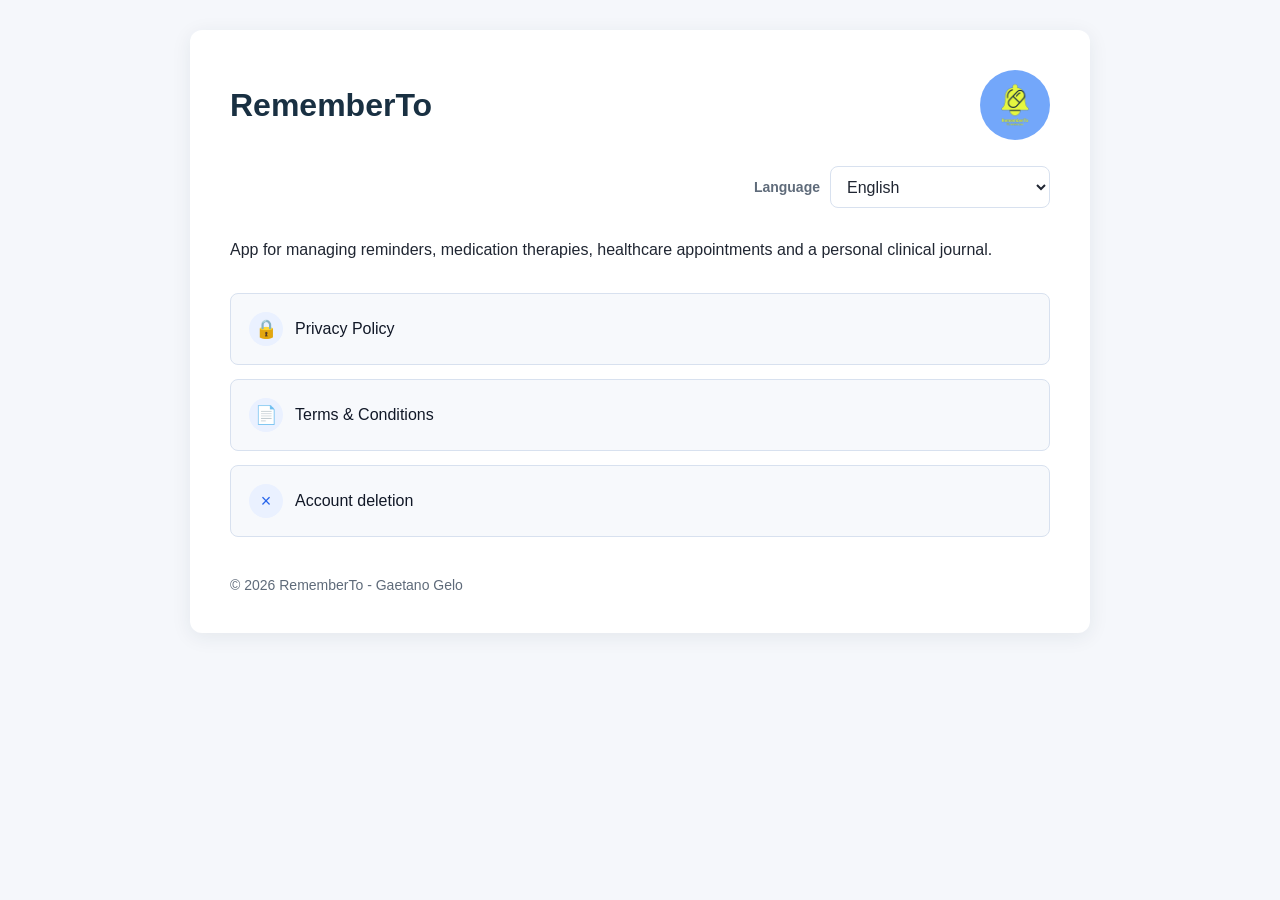
<file: index.html>
<!doctype html>
<html lang="it" dir="ltr">
	<head>
		<meta charset="UTF-8" />
		<meta
			name="viewport"
			content="width=device-width, initial-scale=1.0" />
		<title>RememberTo - Legal</title>
		<link
			rel="stylesheet"
			href="styles.css" />
		<script
			src="i18n.js"
			defer></script>
	</head>
	<body data-page="home">
		<main class="container">
			<header class="site-header">
				<div class="header-copy">
					<h1 id="page-title">RememberTo</h1>
				</div>
				<img
					class="logo"
					src="logo.png"
					alt="RememberTo Logo" />
			</header>

			<div class="language-bar">
				<label
					id="language-label"
					for="language-select"
					>Lingua</label
				>
				<select id="language-select"></select>
			</div>

			<section id="page-content"></section>
			<noscript>
				<p>Abilita JavaScript per visualizzare le versioni multilingua.</p>
			</noscript>
			<footer id="page-footer"></footer>
		</main>
	</body>
</html>
</file>
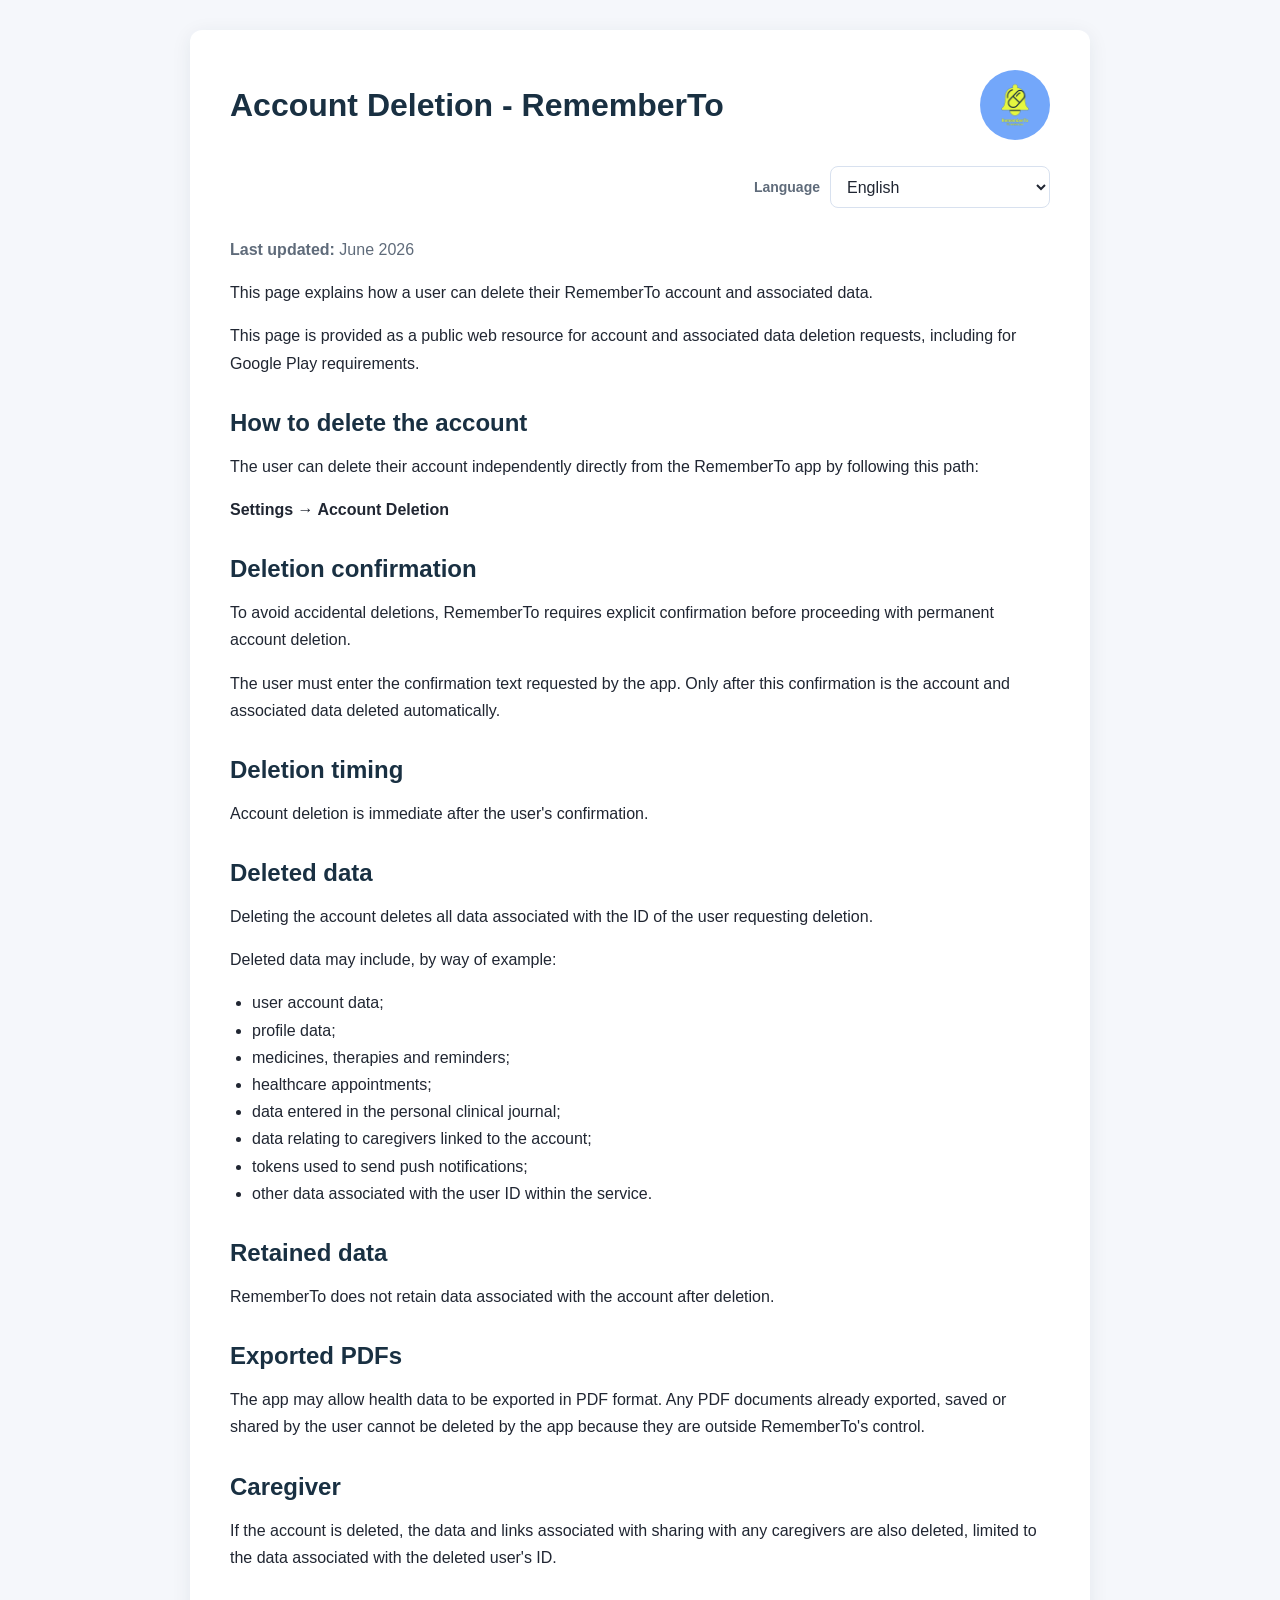
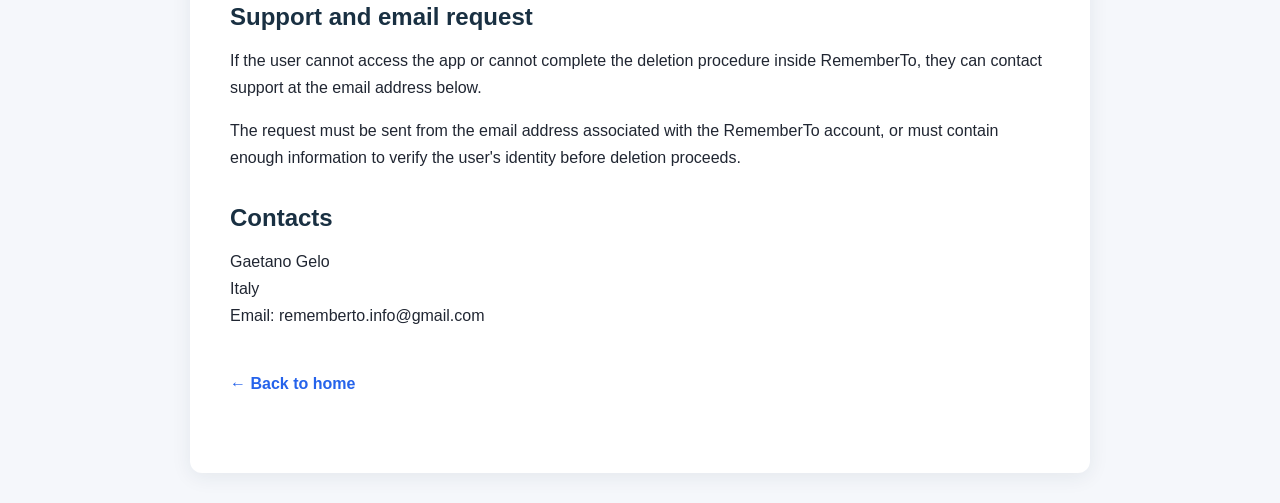
<file: delete-account.html>
<!doctype html>
<html lang="it" dir="ltr">
	<head>
		<meta charset="UTF-8" />
		<meta
			name="viewport"
			content="width=device-width, initial-scale=1.0" />
		<title>Eliminazione Account - RememberTo</title>
		<link
			rel="stylesheet"
			href="styles.css" />
		<script
			src="i18n.js"
			defer></script>
	</head>
	<body data-page="delete">
		<main class="container">
			<header class="site-header">
				<div class="header-copy">
					<h1 id="page-title">Eliminazione Account - RememberTo</h1>
				</div>
				<img
					class="logo"
					src="logo.png"
					alt="RememberTo Logo" />
			</header>

			<div class="language-bar">
				<label
					id="language-label"
					for="language-select"
					>Lingua</label
				>
				<select id="language-select"></select>
			</div>

			<section id="page-content"></section>
			<noscript>
				<p>Abilita JavaScript per visualizzare le versioni multilingua.</p>
			</noscript>
			<footer id="page-footer"></footer>
		</main>
	</body>
</html>
</file>
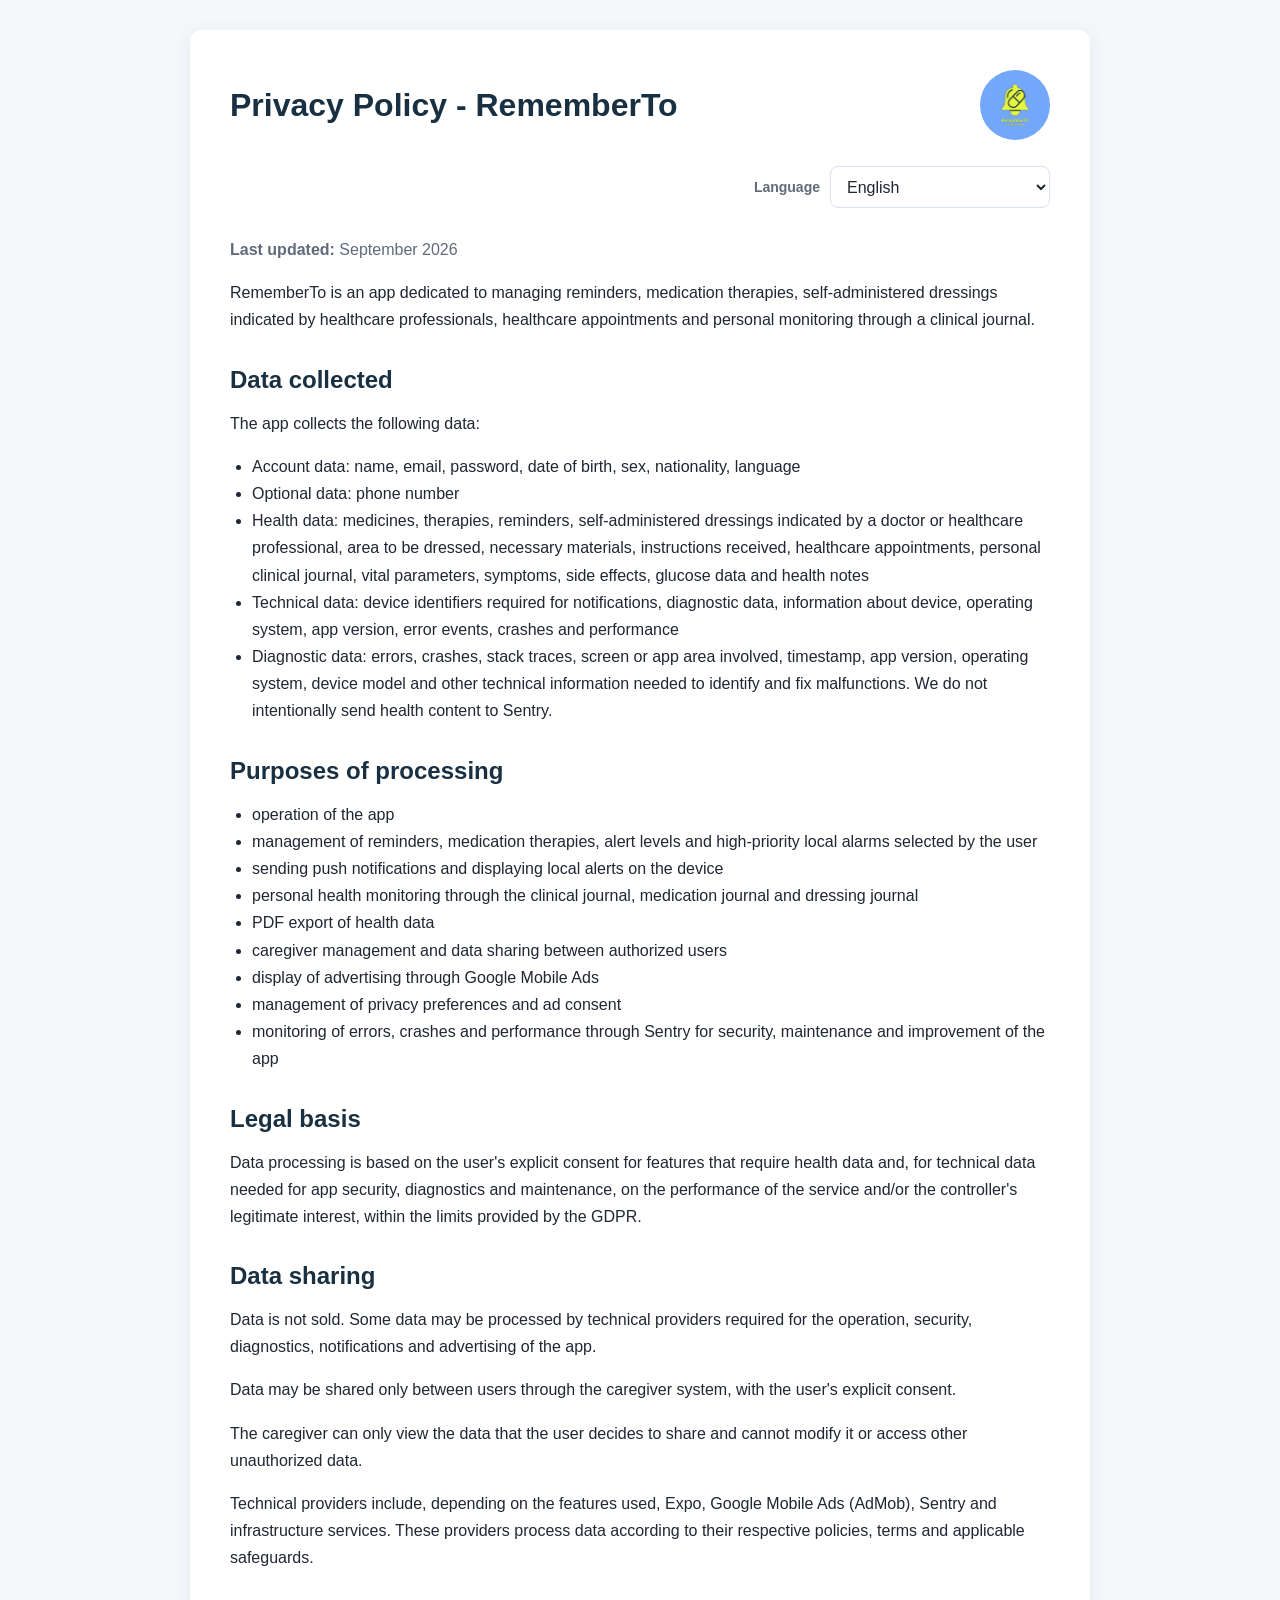
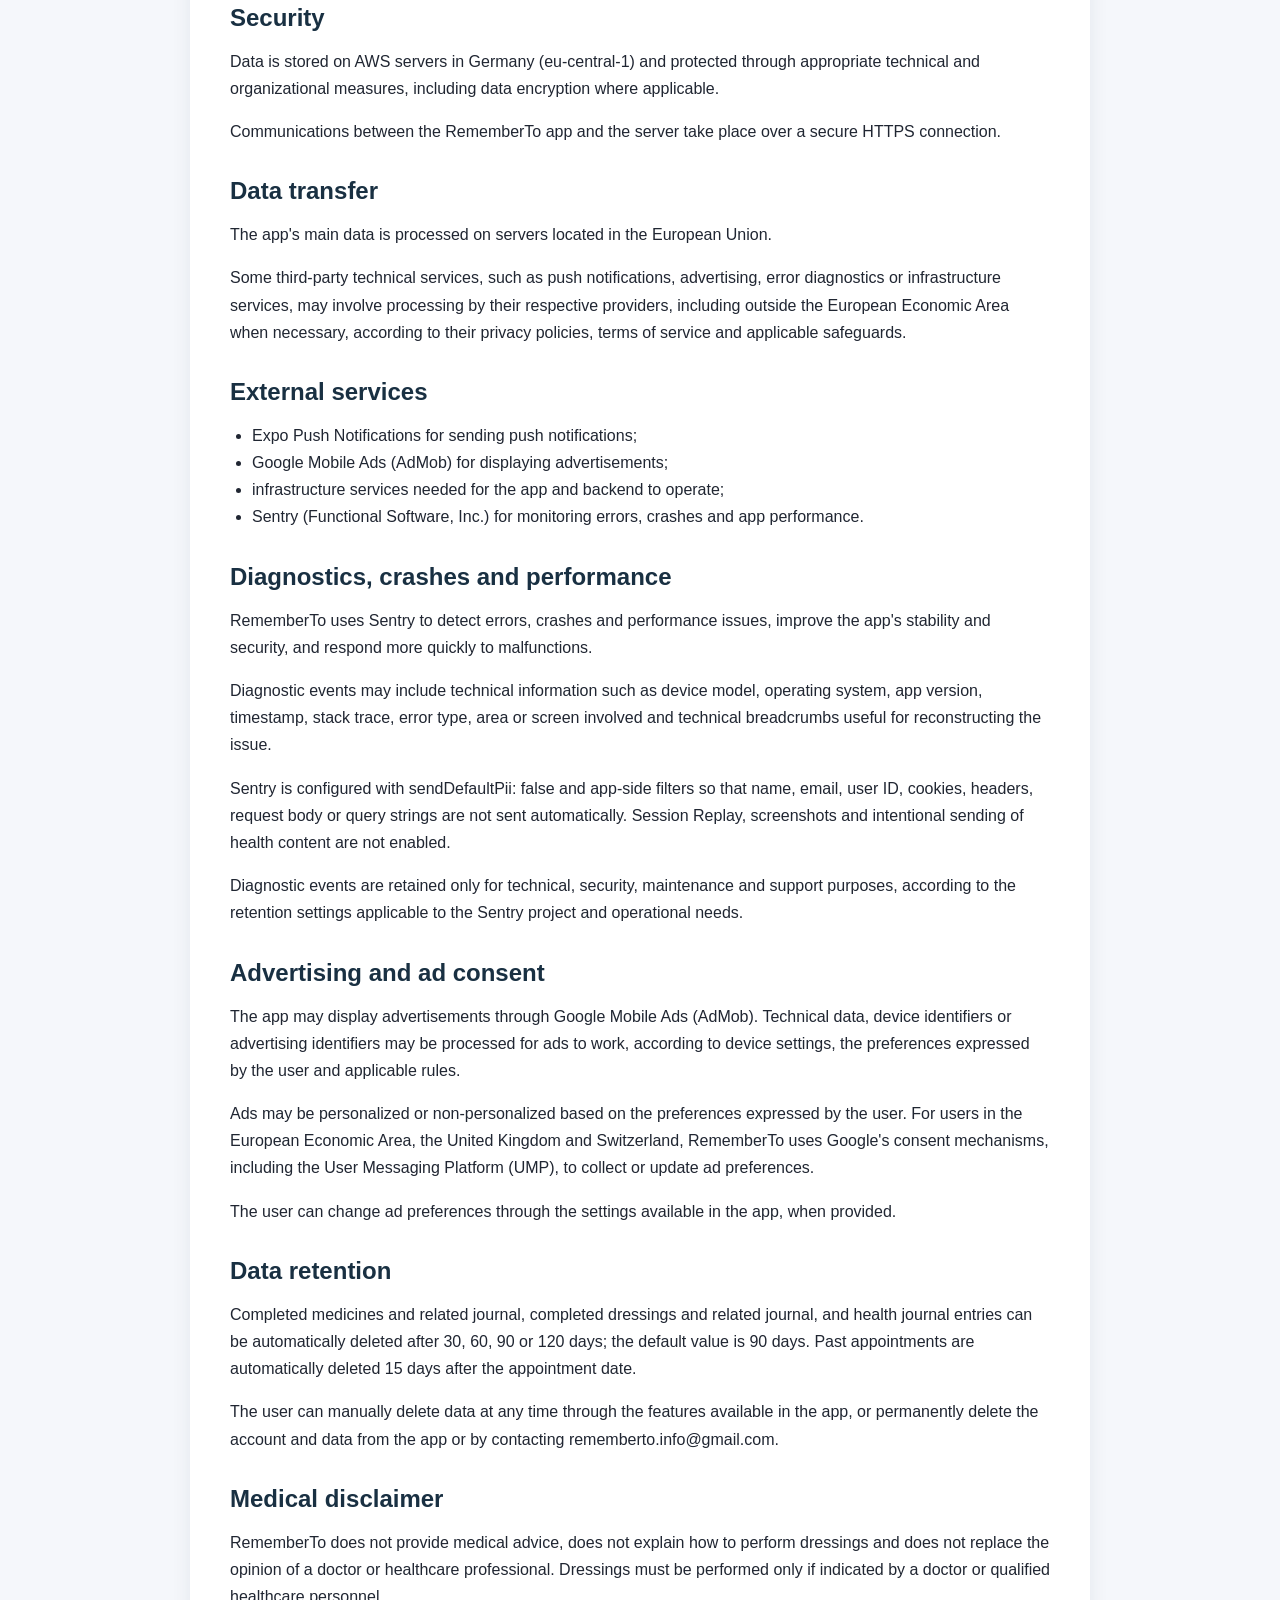
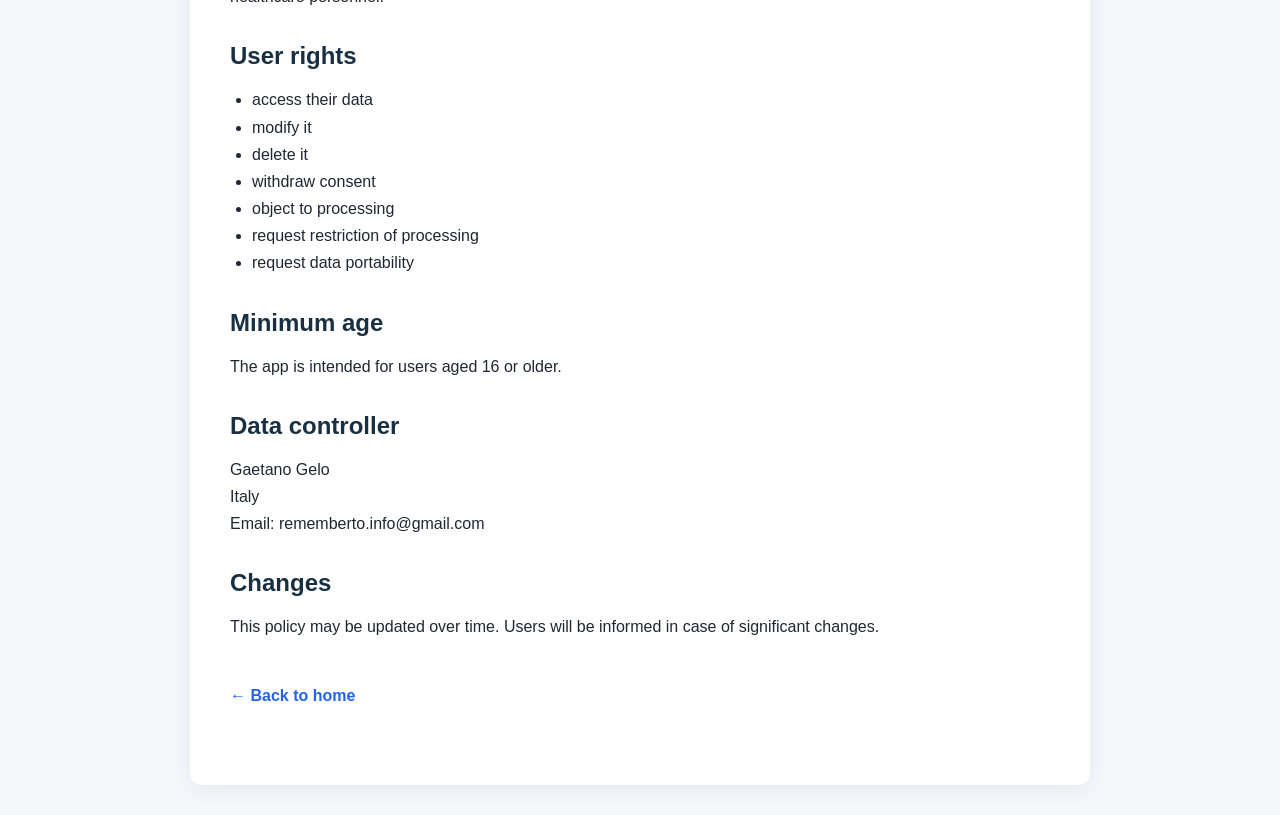
<file: privacy.html>
<!doctype html>
<html lang="it" dir="ltr">
	<head>
		<meta charset="UTF-8" />
		<meta
			name="viewport"
			content="width=device-width, initial-scale=1.0" />
		<title>Privacy Policy - RememberTo</title>
		<link
			rel="stylesheet"
			href="styles.css" />
		<script
			src="i18n.js"
			defer></script>
	</head>
	<body data-page="privacy">
		<main class="container">
			<header class="site-header">
				<div class="header-copy">
					<h1 id="page-title">Privacy Policy - RememberTo</h1>
				</div>
				<img
					class="logo"
					src="logo.png"
					alt="RememberTo Logo" />
			</header>

			<div class="language-bar">
				<label
					id="language-label"
					for="language-select"
					>Lingua</label
				>
				<select id="language-select"></select>
			</div>

			<section id="page-content"></section>
			<noscript>
				<p>Abilita JavaScript per visualizzare le versioni multilingua.</p>
			</noscript>
			<footer id="page-footer"></footer>
		</main>
	</body>
</html>
</file>
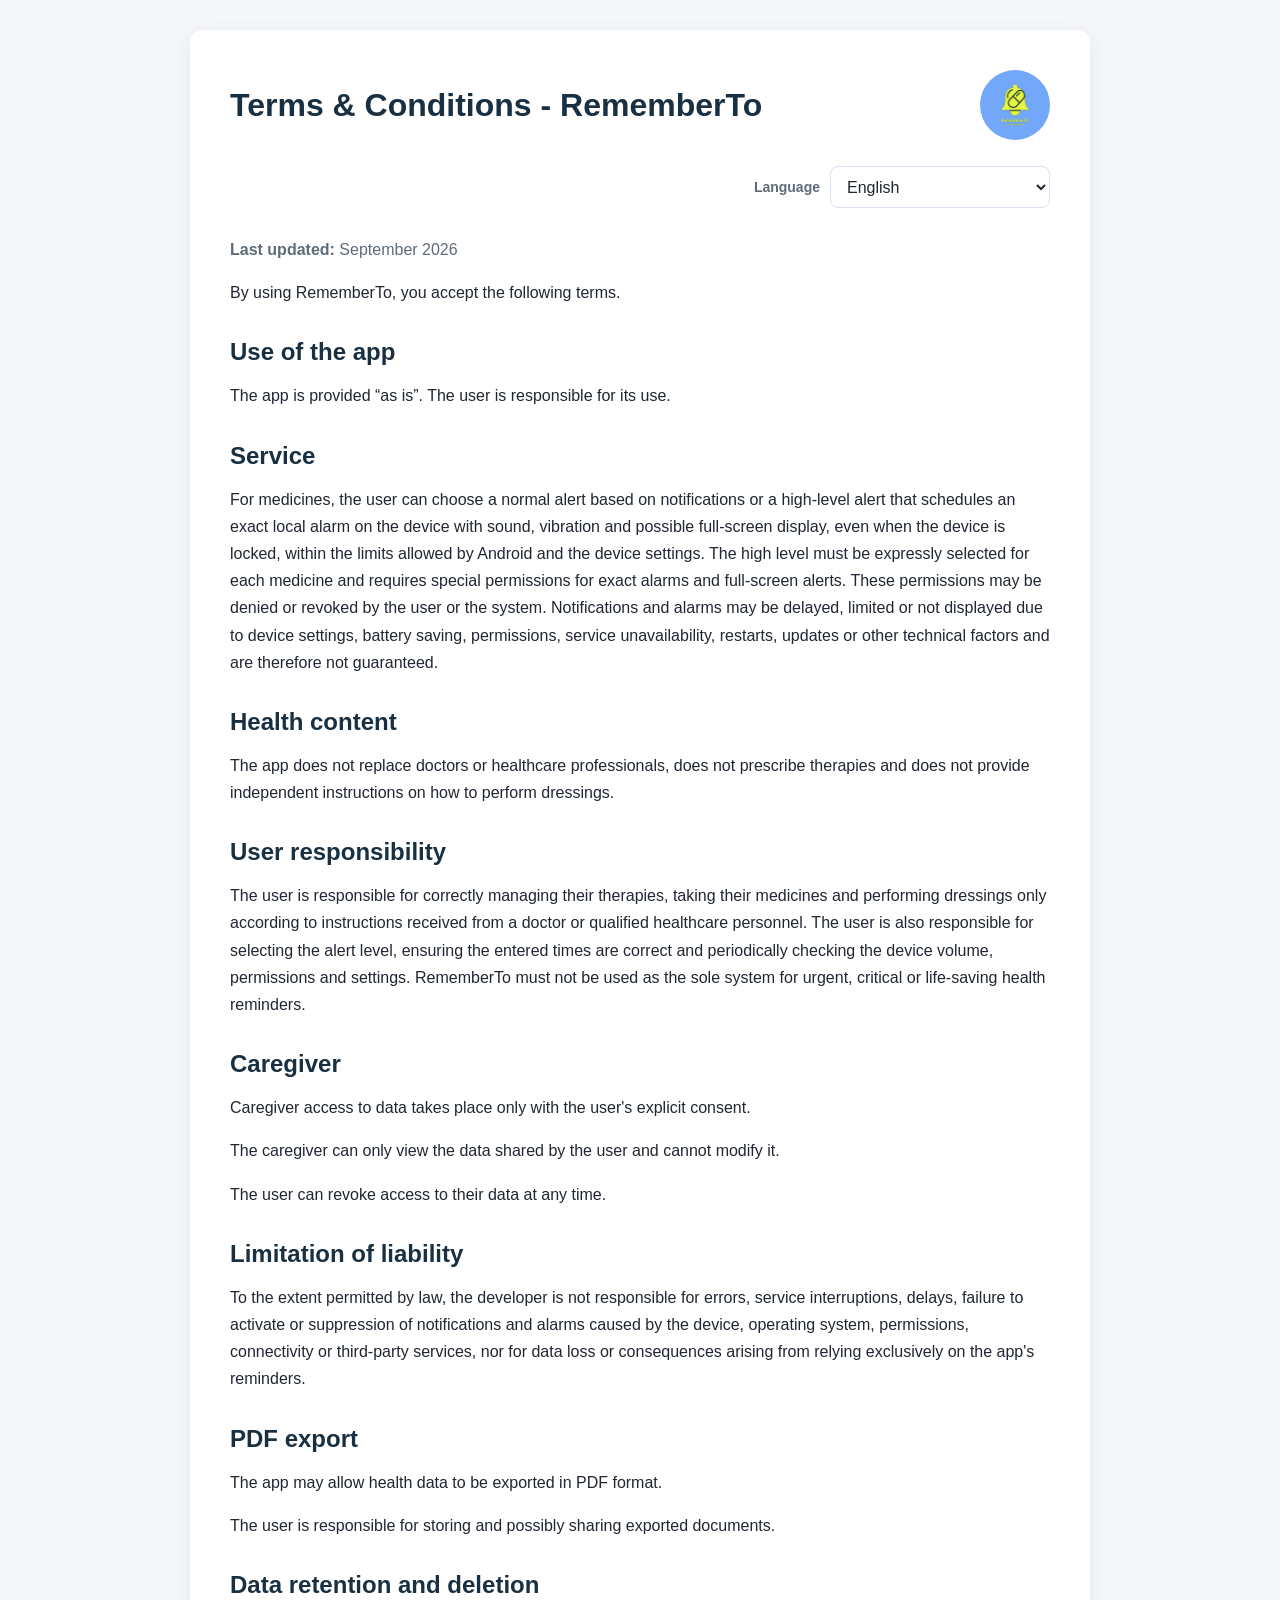
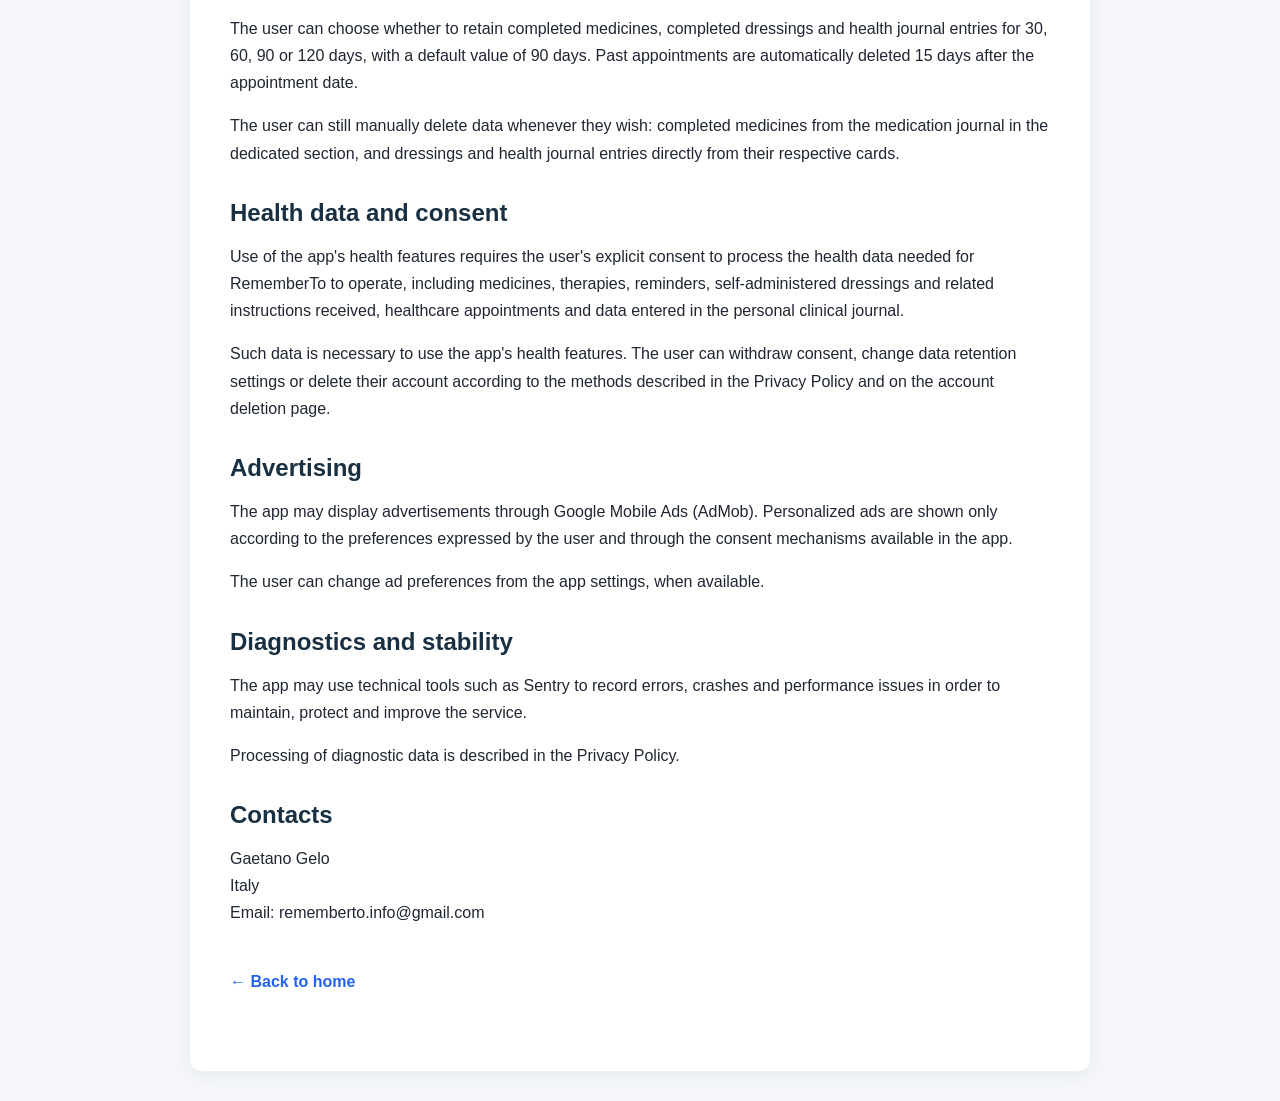
<file: terms.html>
<!doctype html>
<html lang="it" dir="ltr">
	<head>
		<meta charset="UTF-8" />
		<meta
			name="viewport"
			content="width=device-width, initial-scale=1.0" />
		<title>Termini e Condizioni - RememberTo</title>
		<link
			rel="stylesheet"
			href="styles.css" />
		<script
			src="i18n.js"
			defer></script>
	</head>
	<body data-page="terms">
		<main class="container">
			<header class="site-header">
				<div class="header-copy">
					<h1 id="page-title">Termini e Condizioni - RememberTo</h1>
				</div>
				<img
					class="logo"
					src="logo.png"
					alt="RememberTo Logo" />
			</header>

			<div class="language-bar">
				<label
					id="language-label"
					for="language-select"
					>Lingua</label
				>
				<select id="language-select"></select>
			</div>

			<section id="page-content"></section>
			<noscript>
				<p>Abilita JavaScript per visualizzare le versioni multilingua.</p>
			</noscript>
			<footer id="page-footer"></footer>
		</main>
	</body>
</html>
</file>
<file: styles.css>
* {
	box-sizing: border-box;
}

:root {
	color-scheme: light;
	--bg: #f5f7fb;
	--surface: #ffffff;
	--text: #202632;
	--muted: #5f6b7a;
	--heading: #193042;
	--accent: #2563eb;
	--accent-soft: #dbeafe;
	--border: #d8e1ef;
	--shadow: 0 4px 20px rgba(25, 48, 66, 0.08);
}

body {
	font-family: Arial, sans-serif;
	background: var(--bg);
	margin: 0;
	padding: 30px 20px;
	color: var(--text);
}

.container {
	max-width: 900px;
	margin: auto;
	background: var(--surface);
	padding: 40px;
	border-radius: 12px;
	box-shadow: var(--shadow);
}

.site-header {
	display: flex;
	align-items: center;
	justify-content: space-between;
	gap: 20px;
}

.header-copy {
	min-width: 0;
}

.logo {
	width: 70px;
	height: 70px;
	object-fit: contain;
	background: #73a7fa;
	padding: 5px;
	border-radius: 50%;
	flex: 0 0 auto;
}

h1,
h2 {
	color: var(--heading);
}

h1 {
	margin: 0;
	overflow-wrap: anywhere;
}

h2 {
	margin-top: 32px;
	margin-bottom: 10px;
}

p,
li {
	line-height: 1.7;
}

ul {
	padding-left: 22px;
}

.language-bar {
	display: flex;
	justify-content: flex-end;
	align-items: center;
	gap: 10px;
	margin: 26px 0 28px;
	color: var(--muted);
}

.language-bar label {
	font-size: 14px;
	font-weight: 700;
}

.language-bar select {
	min-width: 220px;
	min-height: 42px;
	border: 1px solid var(--border);
	border-radius: 8px;
	background: #fff;
	color: var(--text);
	padding: 0 12px;
	font: inherit;
}

.updated {
	color: var(--muted);
}

.links {
	display: grid;
	gap: 14px;
	margin-top: 30px;
}

.card {
	display: flex;
	align-items: center;
	gap: 12px;
	padding: 18px;
	background: #f7f9fc;
	border: 1px solid var(--border);
	border-radius: 8px;
	text-decoration: none;
	color: #111827;
	transition: background 0.2s, border-color 0.2s, transform 0.2s;
}

.card:hover,
.card:focus-visible {
	background: var(--accent-soft);
	border-color: #93c5fd;
	transform: translateY(-1px);
}

.card-icon {
	display: grid;
	place-items: center;
	width: 34px;
	height: 34px;
	border-radius: 50%;
	background: #eaf1ff;
	color: var(--accent);
	font-size: 18px;
	flex: 0 0 auto;
}

.back {
	display: inline-block;
	margin-top: 30px;
	text-decoration: none;
	color: var(--accent);
	font-weight: 700;
}

footer {
	margin-top: 40px;
	font-size: 14px;
	color: var(--muted);
}

html[dir="rtl"] body {
	text-align: right;
}

html[dir="rtl"] ul {
	padding-left: 0;
	padding-right: 22px;
}

html[dir="rtl"] .language-bar {
	justify-content: flex-start;
}

html[dir="rtl"] .card {
	flex-direction: row-reverse;
}

@media (max-width: 640px) {
	body {
		padding: 18px 12px;
	}

	.container {
		padding: 24px;
		border-radius: 8px;
	}

	.site-header {
		align-items: flex-start;
	}

	.logo {
		width: 58px;
		height: 58px;
	}

	.language-bar {
		align-items: stretch;
		flex-direction: column;
	}

	.language-bar select {
		width: 100%;
		min-width: 0;
	}
}
</file>
